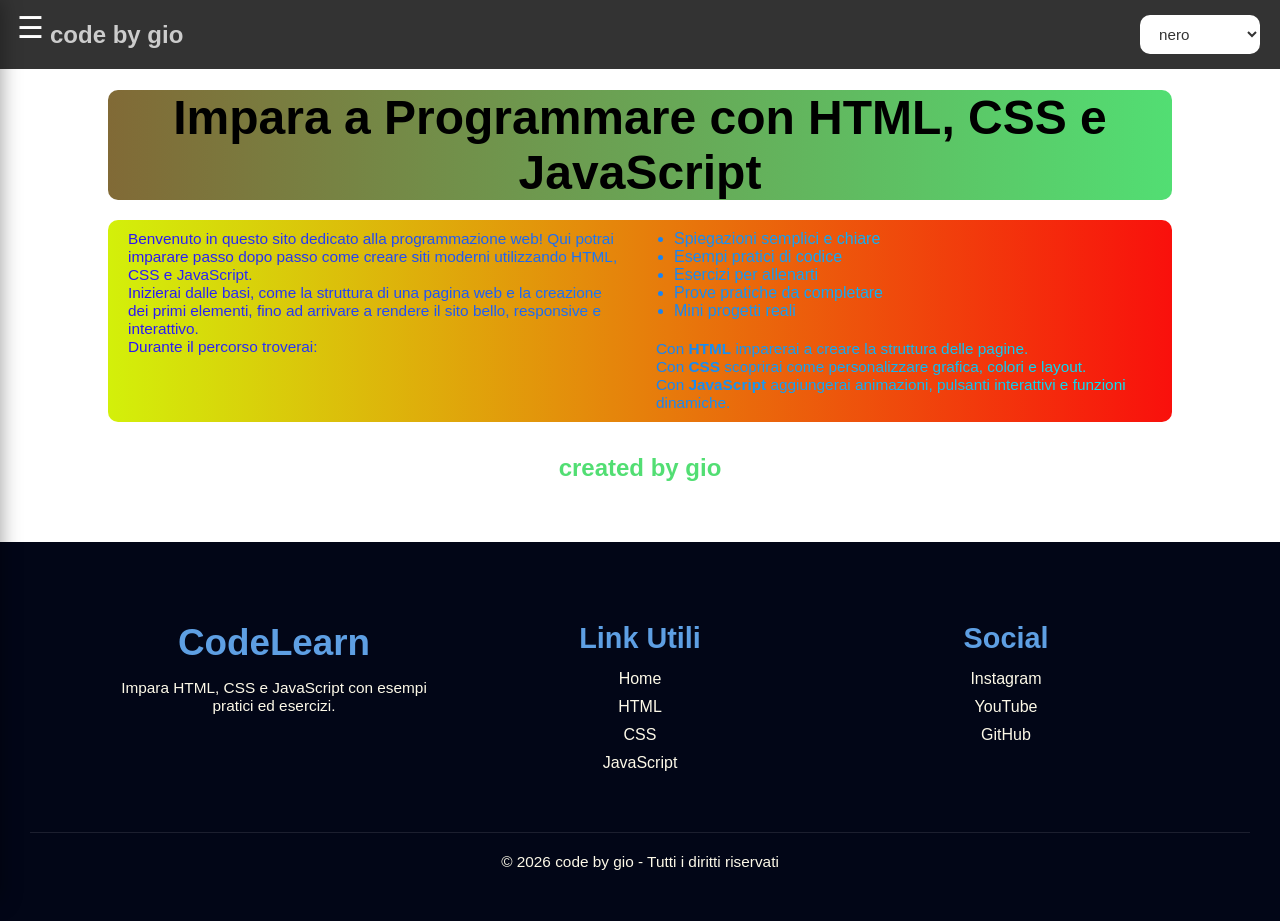
<file: index.html>
<!DOCTYPE html>
<html lang="it">
<head>
    <meta charset="UTF-8">
    <meta name="viewport" content="width=device-width, initial-scale=1.0">
    <title>home | il css html</title>
    <link rel="stylesheet" href="style.css">
</head>
<body>
    <nav class="navbar">
        <a href="home.html" class="bene">code by gio</a>
        <select name="colorteme" id="scelta-colore">
            <option value="black">nero</option>
            <option value="white">bianco</option>
        </select>
    </nav>
    <div class="text-container">
       <h1>Impara a Programmare con HTML, CSS e JavaScript</h1> 
        <div class="paragrafo">
        <p>Benvenuto in questo sito dedicato alla programmazione web! Qui potrai imparare passo dopo passo come creare siti moderni utilizzando HTML, CSS e JavaScript. <br> Inizierai dalle basi, come la struttura di una pagina web e la creazione dei primi elementi, fino ad arrivare a rendere il sito bello, responsive e interattivo.</p>
<p>Durante il percorso troverai:</p>
<ul>
    <li>Spiegazioni semplici e chiare</li>
    <li>Esempi pratici di codice</li>
    <li>Esercizi per allenarti</li>
    <li>Prove pratiche da completare</li>
    <li>Mini progetti reali</li>
</ul>
<p>Con <strong>HTML</strong> imparerai a creare la struttura delle pagine.</p>
<p>Con <strong>CSS</strong> scoprirai come personalizzare grafica, colori e layout.</p>
<p>Con <strong>JavaScript</strong> aggiungerai animazioni, pulsanti interattivi e funzioni dinamiche.</p>
     </div>
    </div>
    <button id="openbtn" class="openbtn">&#9776;</button>
    <div class="sidebar" id="sidebar">

        <button id="closebtn" class="closebtn">&times;</button>

        <ul>
            <h1 class="menu">menu</h1>
            <a href="index.html">home</a>
            <a href="l'html.html">l'html</a>
            <a href="il-css.html">il css</a>
            <a href="prove.html">prove</a>
        </ul>
    </div>
    <h1 class="creatore">created by gio</h1>
    <footer>
    <div class="footer-container">

        <div class="footer-logo">

            <h2>CodeLearn</h2>

            <p>
                Impara HTML, CSS e JavaScript
                con esempi pratici ed esercizi.
            </p>

        </div>

        <div class="footer-links">

            <h3>Link Utili</h3>

            <a href="#">Home</a>
            <a href="#">HTML</a>
            <a href="#">CSS</a>
            <a href="#">JavaScript</a>

        </div>

        <div class="footer-social">

            <h3>Social</h3>

            <a href="#">Instagram</a>
            <a href="#">YouTube</a>
            <a href="#">GitHub</a>

        </div>

    </div>

    <div class="footer-bottom">

        <p>© 2026 code by gio - Tutti i diritti riservati</p>

    </div>

</footer>
 
    <script src="sidebar.js"></script>
</body>
</html>
</file>
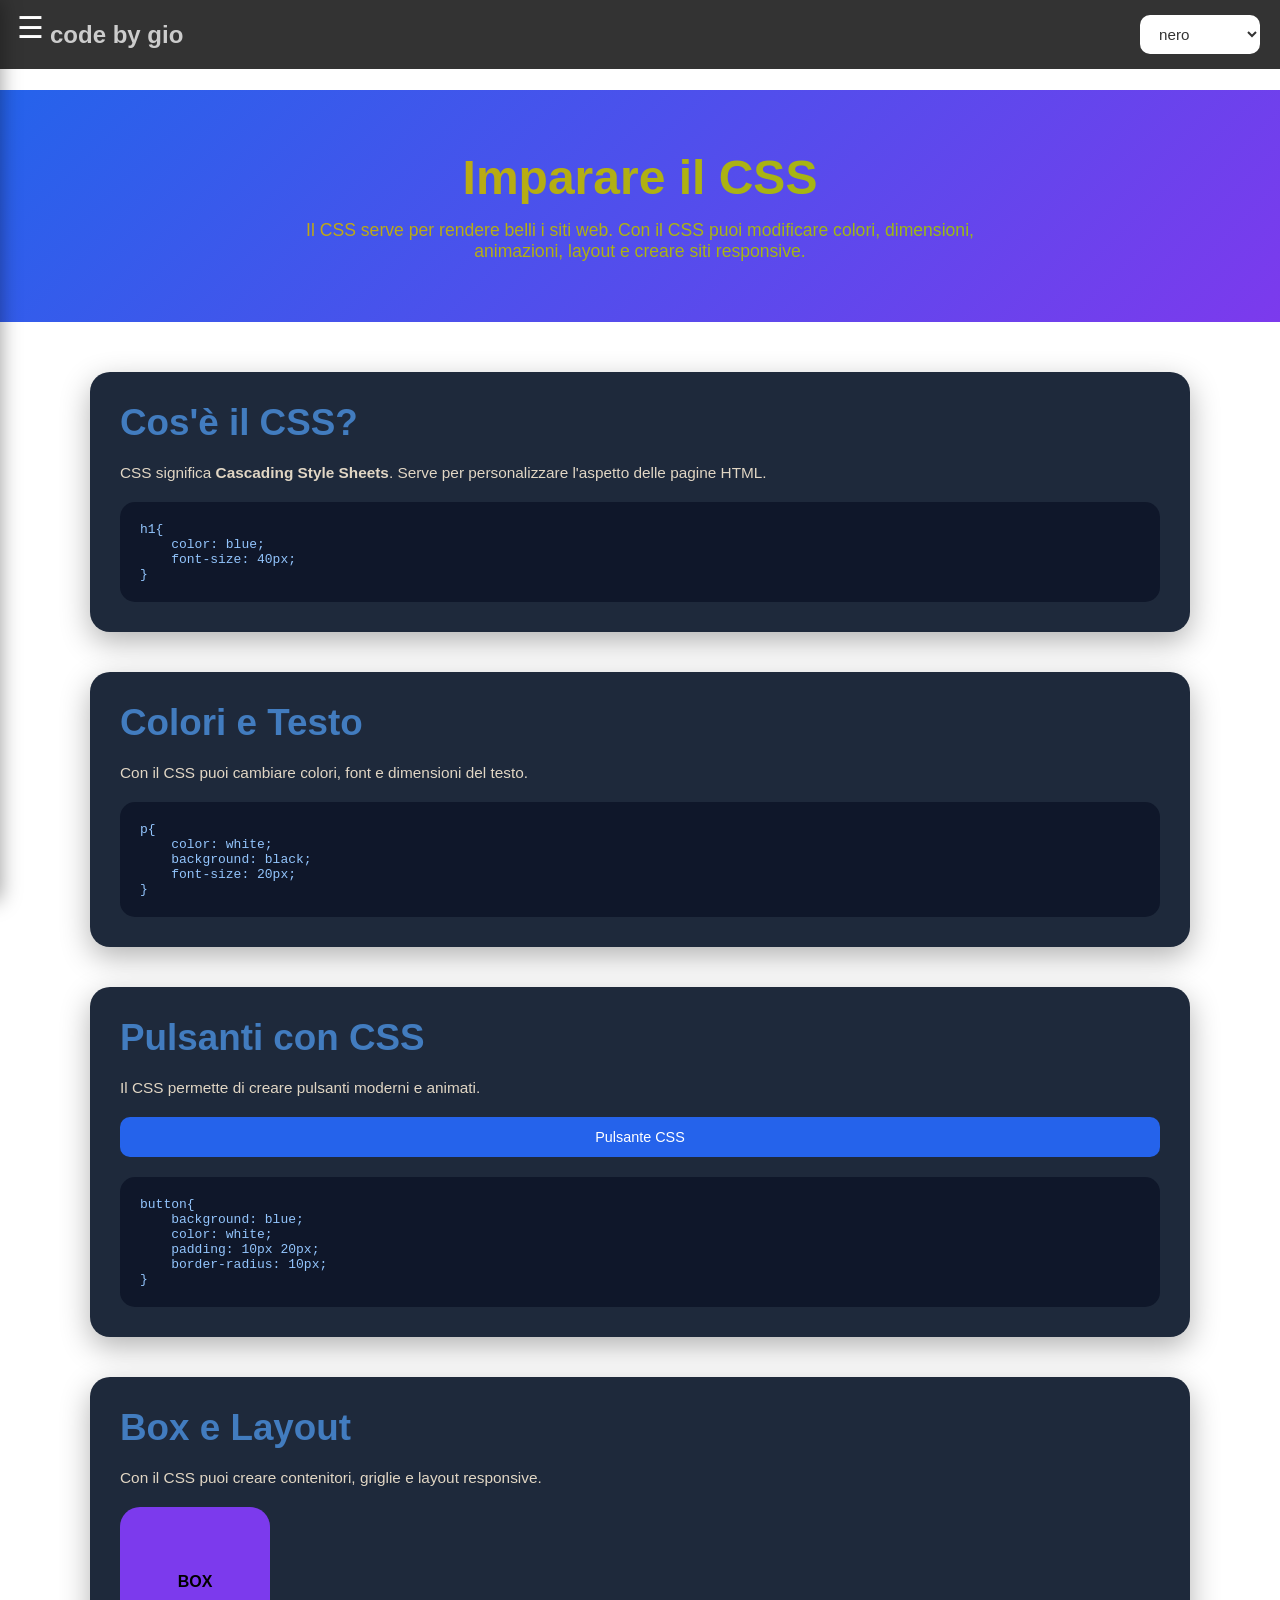
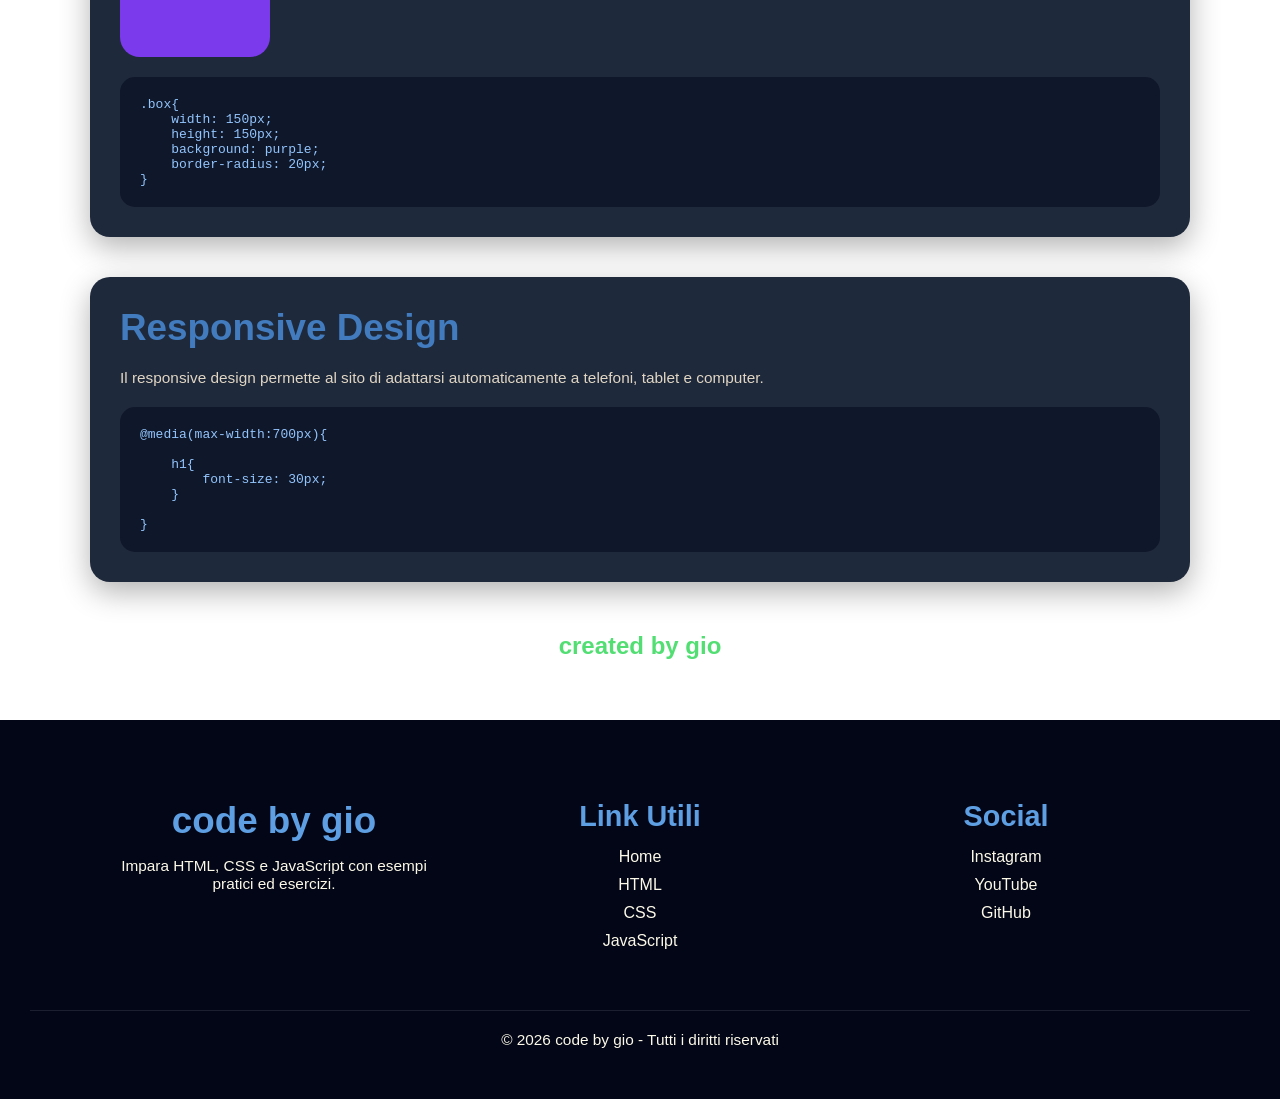
<file: il-css.html>
<!DOCTYPE html>
<html lang="it">
<head>
    <meta charset="UTF-8">
    <meta name="viewport" content="width=device-width, initial-scale=1.0">
    <title>il css</title>
    <link rel="stylesheet" href="style.css">
</head>
<body>
    <nav class="navbar">
        <a href="home.html" class="bene">code by gio</a>
        <select name="colorteme" id="scelta-colore">
            <option value="black">nero</option>
            <option value="white">bianco</option>
        </select>
    </nav>
    <button id="openbtn" class="openbtn">&#9776;</button>
    <div class="sidebar" id="sidebar">
        <button id="closebtn" class="closebtn">&times;</button>

        <ul>
            <h1 class="menu">menu</h1>
            <a href="index.html">home</a>
            <a href="l'html.html">l'html</a>
            <a href="il-css.html">il css</a>
            <a href="prove.html">prove</a>
        </ul>
    </div>
    <header>

    <h1>Imparare il CSS</h1>

    <p>
        Il CSS serve per rendere belli i siti web.
        Con il CSS puoi modificare colori, dimensioni,
        animazioni, layout e creare siti responsive.
    </p>

</header>

<section>

    <div class="card">

        <h2>Cos'è il CSS?</h2>

        <p>
            CSS significa <strong>Cascading Style Sheets</strong>.
            Serve per personalizzare l'aspetto delle pagine HTML.
        </p>

        <div class="example">

<pre><code>h1{
    color: blue;
    font-size: 40px;
}</code></pre>

        </div>

    </div>

    <div class="card">

        <h2>Colori e Testo</h2>

        <p>
            Con il CSS puoi cambiare colori, font e dimensioni del testo.
        </p>

        <div class="example">

<pre><code>p{
    color: white;
    background: black;
    font-size: 20px;
}</code></pre>

        </div>

    </div>

    <div class="card">

        <h2>Pulsanti con CSS</h2>

        <p>
            Il CSS permette di creare pulsanti moderni e animati.
        </p>

        <div class="button-demo">

            <button>Pulsante CSS</button>

        </div>

        <div class="example">

<pre><code>button{
    background: blue;
    color: white;
    padding: 10px 20px;
    border-radius: 10px;
}</code></pre>

        </div>

    </div>

    <div class="card">

        <h2>Box e Layout</h2>

        <p>
            Con il CSS puoi creare contenitori, griglie e layout responsive.
        </p>

        <div class="box-demo">
            BOX
        </div>

        <div class="example">

<pre><code>.box{
    width: 150px;
    height: 150px;
    background: purple;
    border-radius: 20px;
}</code></pre>

        </div>

    </div>

    <div class="card">

        <h2>Responsive Design</h2>

        <p>
            Il responsive design permette al sito di adattarsi
            automaticamente a telefoni, tablet e computer.
        </p>

        <div class="example">

<pre><code>@media(max-width:700px){

    h1{
        font-size: 30px;
    }

}</code></pre>

        </div>

    </div>

</section>
<h1 class="creatore">created by gio</h1>
<footer>

    <div class="footer-container">

        <div class="footer-logo">

            <h2>code by gio</h2>

            <p>
                Impara HTML, CSS e JavaScript
                con esempi pratici ed esercizi.
            </p>

        </div>

        <div class="footer-links">

            <h3>Link Utili</h3>

            <a href="#">Home</a>
            <a href="#">HTML</a>
            <a href="#">CSS</a>
            <a href="#">JavaScript</a>

        </div>

        <div class="footer-social">

            <h3>Social</h3>

            <a href="#">Instagram</a>
            <a href="#">YouTube</a>
            <a href="#">GitHub</a>

        </div>

    </div>

    <div class="footer-bottom">

        <p>© 2026 code by gio - Tutti i diritti riservati</p>

    </div>

</footer>
 
    <script src="sidebar.js"></script>
</body>
</html>
</file>
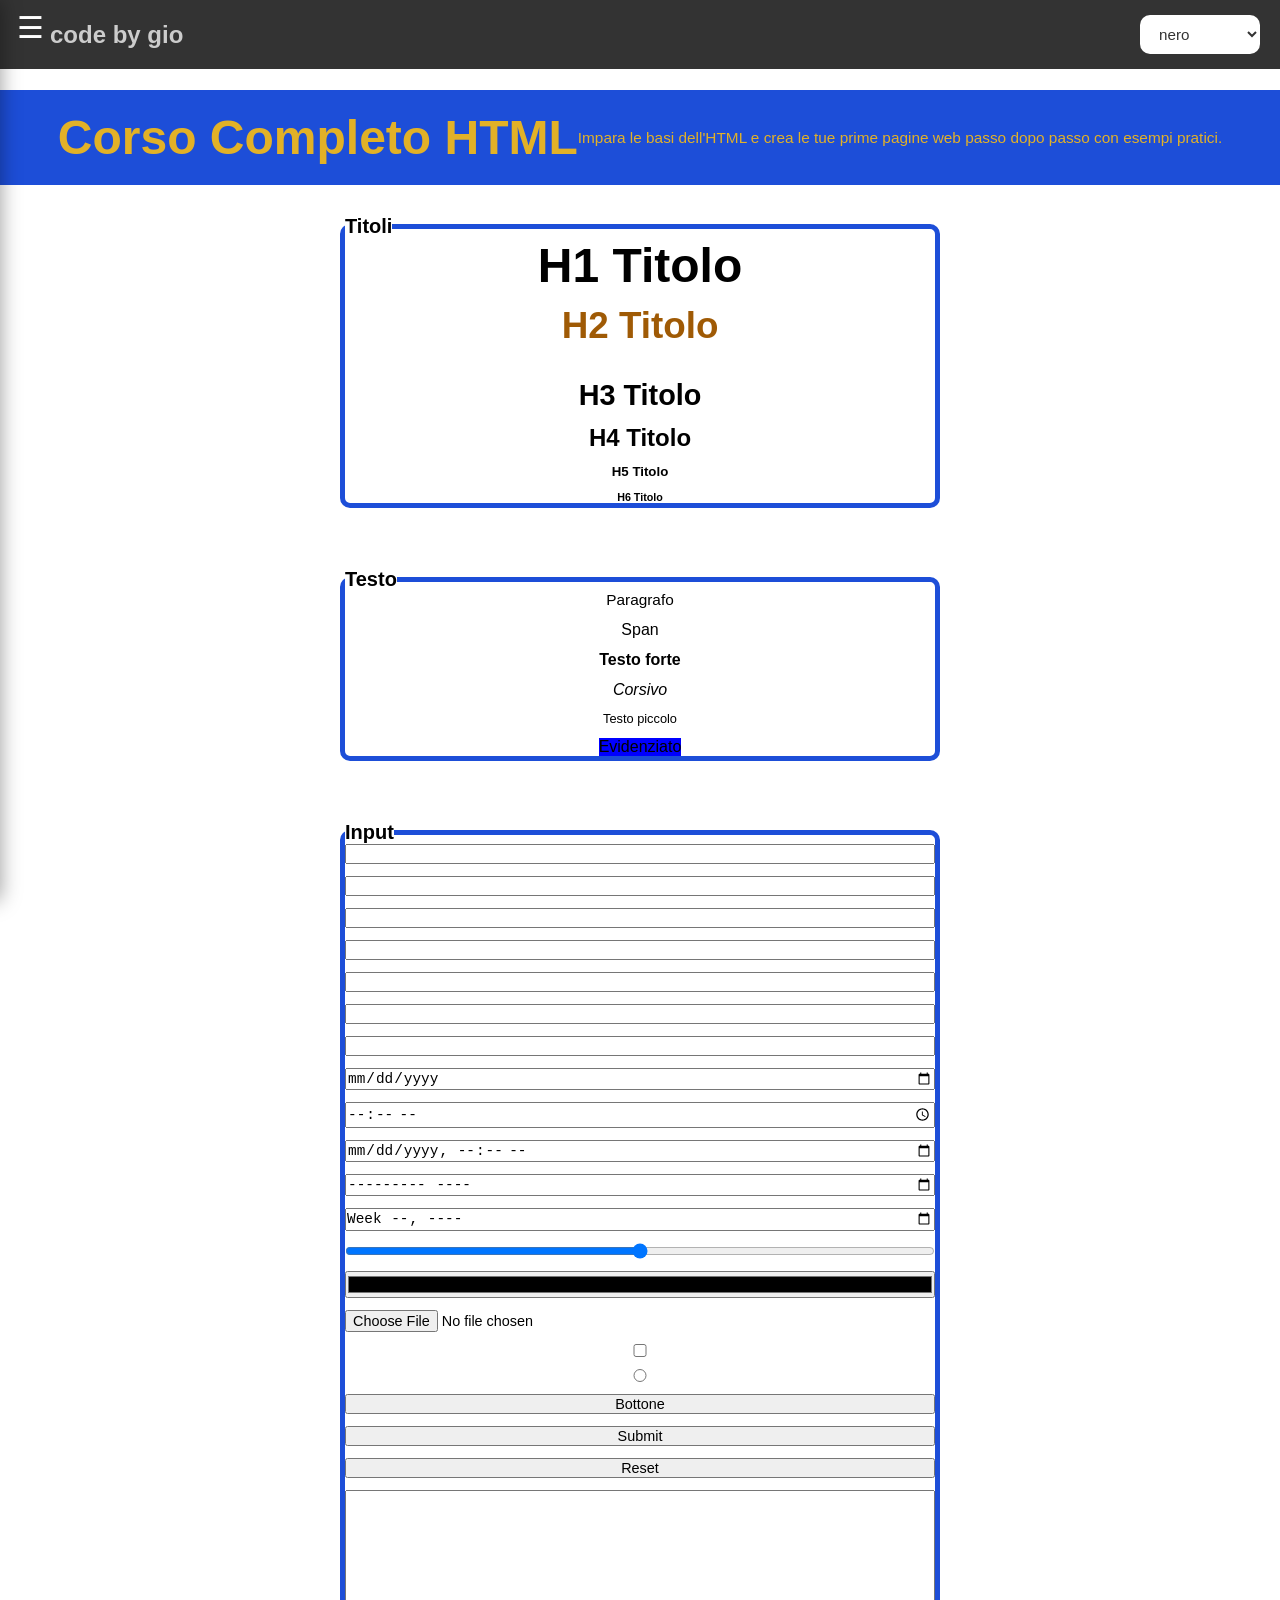
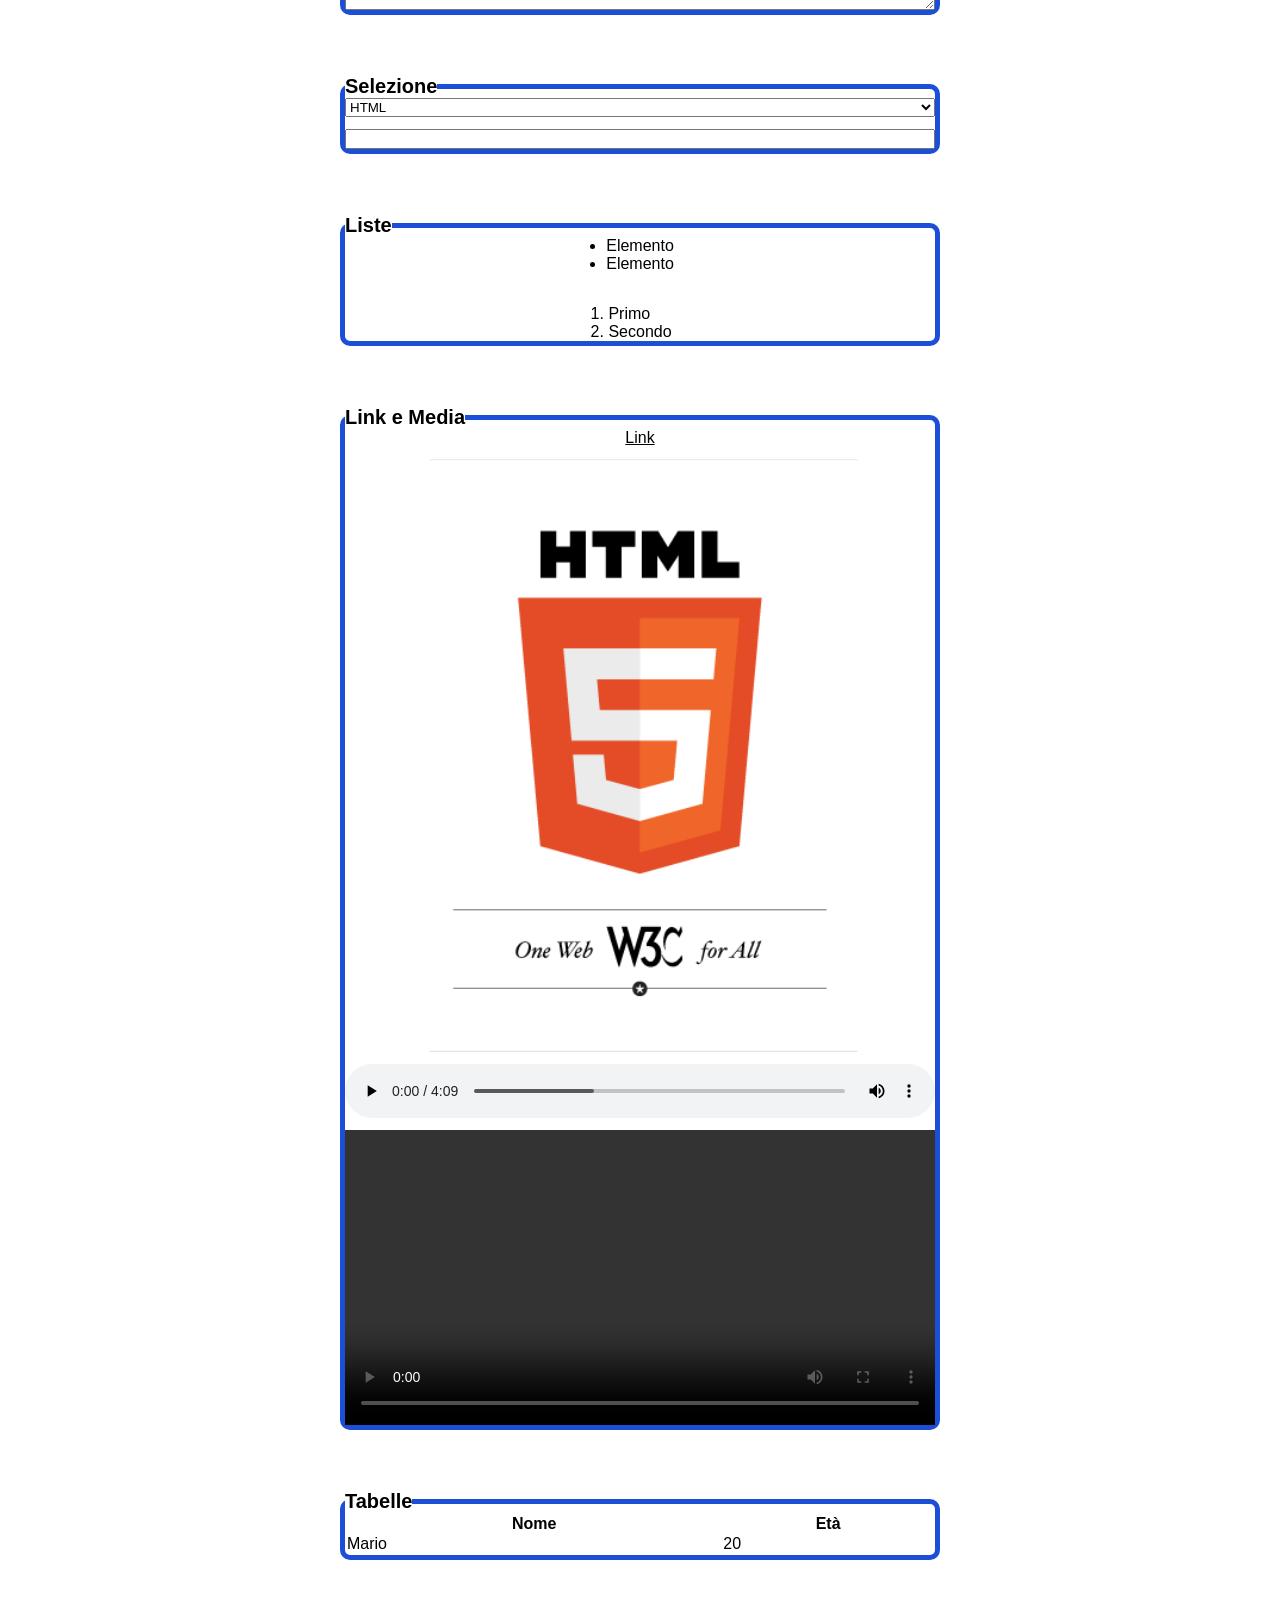
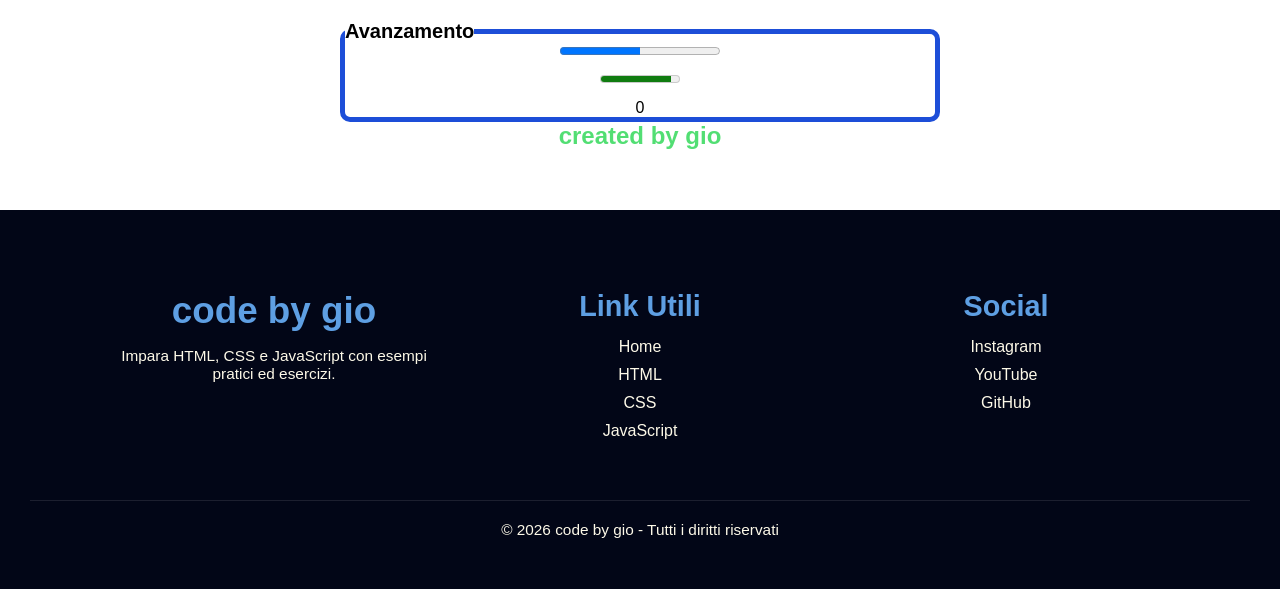
<file: l'html.html>
<!DOCTYPE html>
<html lang="it">
<head>
    <meta charset="UTF-8">
    <meta name="viewport" content="width=device-width, initial-scale=1.0">
    <title>l'html</title>
    <link rel="stylesheet" href="style.css">
</head>
<body>
    <nav class="navbar">
        <a href="home.html" class="bene">code by gio</a>
        <select name="colorteme" id="scelta-colore">
            <option value="black">nero</option>
            <option value="white">bianco</option>
        </select>
    </nav>
    <button id="openbtn" class="openbtn">&#9776;</button>

    <div class="sidebar" id="sidebar">

        <ul>
            <button id="closebtn" class="closebtn">&times;</button>
            <h1 class="menu">menu</h1>
            <a href="index.html">home</a>
            <a href="l'html.html">l'html</a>
            <a href="il-css.html">il css</a>
            <a href="prove.html">prove</a>
        </ul>
    </div>
    <div class="page-title">

    <h1>Corso Completo HTML</h1>

    <p>
        Impara le basi dell'HTML e crea le tue prime pagine web
        passo dopo passo con esempi pratici.
    </p>

</div>
    <div class="container">
    <fieldset>

        <legend>Titoli</legend>

        <h1>H1 Titolo</h1>

        <h2>H2 Titolo</h2>

        <h3>H3 Titolo</h3>

        <h4>H4 Titolo</h4>

        <h5>H5 Titolo</h5>

        <h6>H6 Titolo</h6>

    </fieldset>

    <fieldset>

        <legend>Testo</legend>

        <p>Paragrafo</p>

        <span>Span</span>

        <strong>Testo forte</strong>

        <em>Corsivo</em>

        <small>Testo piccolo</small>

        <mark>Evidenziato</mark>

    </fieldset>

    <fieldset>

        <legend>Input</legend>

        <input type="text">

        <input type="password">

        <input type="email">

        <input type="number">

        <input type="tel">

        <input type="url">

        <input type="search">

        <input type="date">

        <input type="time">

        <input type="datetime-local">

        <input type="month">

        <input type="week">

        <input type="range">

        <input type="color">

        <input type="file">

        <input type="checkbox">

        <input type="radio">

        <input type="button" value="Bottone">

        <input type="submit">

        <input type="reset">

        <textarea></textarea>

    </fieldset>

    <fieldset>

        <legend>Selezione</legend>

        <select>

            <option>HTML</option>

            <option>CSS</option>

        </select>

        <input list="lista">

        <datalist id="lista">

            <option value="HTML">

            <option value="CSS">

            <option value="JavaScript">

        </datalist>

    </fieldset>

    <fieldset>

        <legend>Liste</legend>

        <ul>

            <li>Elemento</li>

            <li>Elemento</li>

        </ul>

        <ol>

            <li>Primo</li>

            <li>Secondo</li>

        </ol>

    </fieldset>

    <fieldset>

        <legend>Link e Media</legend>

        <a href="home.html">Link</a>

        <img src="html5-display.png">

        <audio controls src="Ugh, you are a monster.mp3"></audio>

        <video controls src="video-gattino.mp4"></video>

    </fieldset>

    <fieldset>

        <legend>Tabelle</legend>

        <table>

            <tr>

                <th>Nome</th>

                <th>Età</th>

            </tr>

            <tr>

                <td>Mario</td>

                <td>20</td>

            </tr>

        </table>

    </fieldset>

    <fieldset>

        <legend>Avanzamento</legend>

        <progress
        value="50"
        max="100">
        </progress>

        <meter
        value="90"
        min="0"
        max="100">
        </meter>

        <output>0</output>

    </fieldset>

</div>
<h1 class="creatore">created by gio</h1>
<footer>
    <div class="footer-container">

        <div class="footer-logo">

            <h2>code by gio</h2>

            <p>
                Impara HTML, CSS e JavaScript
                con esempi pratici ed esercizi.
            </p>

        </div>

        <div class="footer-links">

            <h3>Link Utili</h3>

            <a href="#">Home</a>
            <a href="#">HTML</a>
            <a href="#">CSS</a>
            <a href="#">JavaScript</a>

        </div>

        <div class="footer-social">

            <h3>Social</h3>

            <a href="#">Instagram</a>
            <a href="#">YouTube</a>
            <a href="#">GitHub</a>

        </div>

    </div>

    <div class="footer-bottom">

        <p>© 2026 code by gio - Tutti i diritti riservati</p>

    </div>

</footer>
    <script src="sidebar.js"></script>
</body>
</html>
</file>
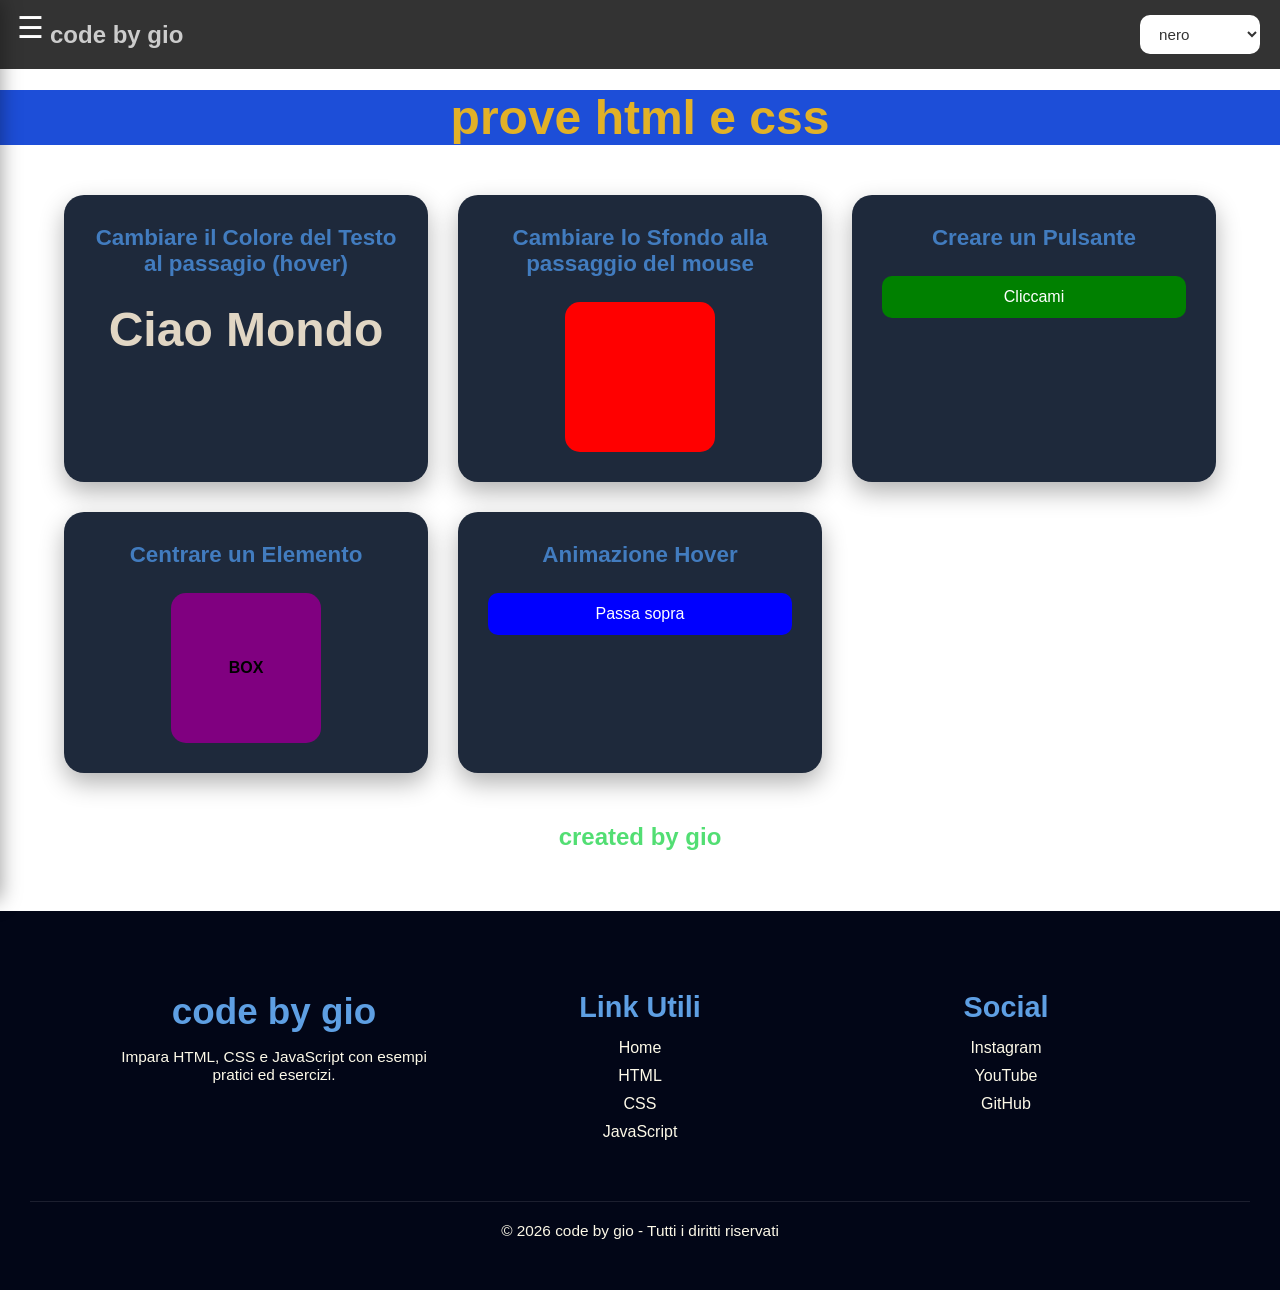
<file: prove.html>
<!DOCTYPE html>
<html lang="it">
<head>
    <meta charset="UTF-8">
    <meta name="viewport" content="width=device-width, initial-scale=1.0">
    <title>prove</title>
    <link rel="stylesheet" href="style.css">
</head>
<body>
    <nav class="navbar">
        <a href="home.html" class="bene">code by gio</a>
        <select name="colorteme" id="scelta-colore">
            <option value="black">nero</option>
            <option value="white">bianco</option>
        </select>
    </nav>
        <div class="prove-container">
       <h1>prove html e css</h1> 
    </div>
    <button id="openbtn" class="openbtn">&#9776;</button>
    <div class="sidebar" id="sidebar">
        <button id="closebtn" class="closebtn">&times;</button>

        <ul>
            <h1 class="menu">menu</h1>
            <a href="index.html">home</a>
            <a href="l'html.html">l'html</a>
            <a href="il-css.html">il css</a>
            <a href="prove.html">prove</a>
        </ul>
    </div>
    <section class="examples">

    <div class="example-card">

        <h2>Cambiare il Colore del Testo al passagio (hover)</h2>

        <h1 class="ciao">Ciao Mondo</h1>

    </div>

    <div class="example-card">

        <h2>Cambiare lo Sfondo alla passaggio del mouse</h2>

        <div class="box"></div>

    </div>

    <div class="example-card">

        <h2>Creare un Pulsante</h2>

        <button class="btn">
            Cliccami
        </button>

    </div>

    <div class="example-card">

        <h2>Centrare un Elemento</h2>

        <div class="container">

            <div class="card-box">
                BOX
            </div>

        </div>

    </div>

    <div class="example-card">

        <h2>Animazione Hover</h2>

        <button class="hover-btn">
            Passa sopra
        </button>

    </div>
</section>
<h1 class="creatore">created by gio</h1>
    <footer>
    <div class="footer-container">

        <div class="footer-logo">

            <h2>code by gio</h2>

            <p>
                Impara HTML, CSS e JavaScript
                con esempi pratici ed esercizi.
            </p>

        </div>

        <div class="footer-links">

            <h3>Link Utili</h3>

            <a href="#">Home</a>
            <a href="#">HTML</a>
            <a href="#">CSS</a>
            <a href="#">JavaScript</a>

        </div>

        <div class="footer-social">

            <h3>Social</h3>

            <a href="#">Instagram</a>
            <a href="#">YouTube</a>
            <a href="#">GitHub</a>

        </div>

    </div>

    <div class="footer-bottom">

        <p>© 2026 code by gio - Tutti i diritti riservati</p>

    </div>

</footer>
 
    <script src="sidebar.js"></script>
</body>
</html>
</file>
<file: style.css>
* {
    padding: 0;
    margin: 0;
    box-sizing: border-box;
}



html {
    font-family: sans-serif;
}



body {
    background-color: #fff;
    display: block;
    min-height: 100vh;
    padding-top: 90px;
}

.navbar {
    top: 0;
    position: fixed;
    display: flex;
    justify-content: space-between;
    align-items: center;
    z-index: 1000;
    width: 100%;
    background-color: #333;
    padding: 15px 20px;
    box-sizing: border-box;
}

.titolo {
    color: #fff;
    margin: 0;
    margin-left: 50px;
    font-size: clamp(1.5rem, 3vw, 2rem);
    text-decoration: none;
    font-weight: 700;
    display: inline-block;
}
.navbar select {
    padding: 10px 15px;
    width: auto;
    min-width: 120px;
    border: none;
    border-radius: 10px;
    cursor: pointer;
    font-size: 0.95rem;
    background-color: #fff;
    color: #333;
}

.openbtn {
    z-index: 1000;
    position: fixed;
    top: 10px;
    left: 10px;
    font-size: 30px;
    color: #fff;
    cursor: pointer;
    width: 40px;
    border: none;
    background-color: transparent;
    border-radius: 10px;
}

.openbtn:hover {
    transform: scale(1.1);
}

.menu {
    margin-top: 30px;
}

.sidebar {
    transition: 100ms ease;
    top: 0;
    left: -250px;
    position: fixed;
    background-color: #333;
    height: 100%;
    width: 250px;
    z-index: 1000;
    box-sizing: border-box;
    box-shadow: 0 0 20px rgba(0, 0, 0, 0.4);
    overflow-y: auto;
    overflow-x: hidden;
}

.prove-container {
    text-align: center;
    margin-bottom: 20px;
    background-color: #1d4ed8;
}


.prove-paragrafo {
    background-color: #1d4ed8;
    margin-top: 10px;
    columns: 1;
    column-gap: 32px;
    color: #333;
    padding: 0 6px;
}

.sidebar.active {
    left: 0;
}


p, h1, h2, h3, h4, h5, h6, span, strong, mark, small, em, legend, ul, ol, table, tr, th, a{
    color: white;
    mix-blend-mode: difference;
}

ul {
    margin-bottom: 20px;
}


.closebtn {
    position: sticky;
    top: 10px;
    right: 10px;
    justify-content: end;
    margin-right: -110px;
    font-size: 40px;
    line-height: 1;
    background-color: transparent;
    border: none;
    cursor: pointer;
    color: #fff;
    z-index: 1001;
    transition: 400ms ease;
}

.closebtn:hover {
    transform: scale(1.1);
    color: #1d4ed8;
}

.sidebar ul {
    display: flex;
    align-items: center;
    flex-direction: column;
    gap: 40px;
    padding: 10px 12px 30px;
}

.sidebar a {
    text-decoration: none;
    color: #fff;
    font-weight: bold;
    font-size: 20px;
    transition: 100ms ease;
}

a:hover {
    transform: translateX(5px);
    color: #1d4ed8;
}

fieldset {
    border-radius: 10px;
    border: 5px solid #1d4ed8;
}

legend {
    font-size: 20px;
    font-weight: bold;
}



.toogleteme select {
    display: none;
}

.toogleteme option {
    font-size: clamp(1rem, 2vw, 1.5rem);
}


.text-container {
    max-width: 1100px;
    margin: 0 auto 32px;
    padding: 0 18px;
    text-align: left;
    column-span: all;
}

.text-container h1 {
    text-align: center;
    margin-bottom: 20px;
    background: linear-gradient(to right, #7e95c9, #ad218c);
    border-radius: 10px;
}

.creatore {
    color: #ad218c;
    text-align: center;
    font-size: clamp(1.5rem, 4vw, 1.5rem);
}

.paragrafo {
    background: linear-gradient(to right, #d3f00a, #f9100c);
    border-radius: 10px;
    margin-top: 10px;
    columns: 1;
    column-gap: 32px;
    padding: 10px 20px;
    color: #222;
}



.paragrafo p,
.paragrafo ul,
.paragrafo li {
    break-inside: avoid;
}

.paragrafo ul {
    padding-left: 18px;
    margin-top: 8px;
}

@media (min-width: 900px) {
    .paragrafo {
        columns: 2;
    }
}




h1 {
    font-size: clamp(1.8rem, 4vw, 3rem);
}

h2{
    font-size: clamp(1.5rem, 3vw, 2.3rem);
}

h3{
    font-size: clamp(1.3rem, 2.5vw, 1.8rem);
}

h4{
    font-size: clamp(1.1rem, 2vw, 1.5rem);
}

p{
    font-size: clamp(0.95rem, 1.2vw, 1rem);
}

small{
    font-size: clamp(0.75rem, 1vw, 0.85rem);
}

button,
input,
textarea{
    font-size: clamp(0.9rem, 1vw, 0.95rem);
}

nav a{
    font-size: clamp(0.95rem, 1.5vw, 1rem);
}



.container{
    display:flex;
    flex-direction:column;
    justify-content:center;
    align-items:center;
    gap:60px;
    width:min(600px, 80%);
    margin:0 auto;
}

fieldset{
    align-items: center;
    justify-content: center;

    display:flex;

    flex-direction:column;

    gap:12px;

    width:100%;

    max-width:600px;

}

input,
textarea,
select,
button,
img,
video,
audio,
table{

    width:100%;

    max-width:100%;

}

img{

    height:auto;

}

textarea{

    min-height:120px;

    resize:vertical;

}





header{
    padding:60px 20px;
    text-align:center;
    background:linear-gradient(135deg,#2563eb,#7c3aed);
}

header h1{
    font-size:3rem;
    margin-bottom:15px;
}

header p{
    max-width:700px;
    margin:auto;
    font-size:1.1rem;
}

section{
    width:90%;
    max-width:1100px;
    margin:50px auto;
}

.card{
    background:#1e293b;
    padding:30px;
    border-radius:20px;
    margin-bottom:40px;
    box-shadow:0 10px 30px rgba(0,0,0,0.3);
}

h2{
    margin-bottom:20px;
    color:#60a5fa;
}

.example{
    background:#0f172a;
    padding:20px;
    border-radius:15px;
    margin-top:20px;
    overflow:auto;
}

code{
    color:#93c5fd;
}

.button-demo{
    margin-top:20px;
}

.button-demo button{
    background:#2563eb;
    color:white;
    border:none;
    padding:12px 25px;
    border-radius:10px;
    cursor:pointer;
    transition:0.3s;
}

.button-demo button:hover{
    background:#1d4ed8;
    transform:scale(1.05);
}

.box-demo{
    width:150px;
    height:150px;
    background:#7c3aed;
    margin-top:20px;
    border-radius:20px;
    display:flex;
    justify-content:center;
    align-items:center;
    font-weight:bold;
}

.closebtn {
    position: absolute;
    top: 10px;
    right: 5px;
}

footer{
    text-align:center;
    padding:30px;
    background:#020617;
    margin-top:50px;
}

@media(max-width:700px){

    header h1{
        font-size:2.2rem;
    }

    .card{
        padding:20px;
    }

}



footer{
    background:#020617;
    color:white;
    margin-top:60px;
}

.footer-container{
    width:90%;
    max-width:1200px;
    margin:auto;
    padding:50px 20px;
    display:flex;
    justify-content:space-between;
    gap:40px;
    flex-wrap:wrap;
}

.footer-logo,
.footer-links,
.footer-social{
    flex:1;
    min-width:220px;
}

.footer-logo h2{
    margin-bottom:15px;
    color:#60a5fa;
}

.footer-links h3,
.footer-social h3{
    margin-bottom:15px;
    color:#60a5fa;
}

.footer-links a,
.footer-social a{
    display:block;
    color:white;
    text-decoration:none;
    margin-bottom:10px;
    transition:0.3s;
}

.page-title {
    background-color: #1d4ed8;
    padding: 20px 20px;
    align-items: center;
    justify-content: center;
    display: flex;
    margin-bottom: 30px;
}

.footer-links a:hover,
.footer-social a:hover{
    color:#60a5fa;
    transform:translateX(5px);
}

.footer-bottom{
    border-top:1px solid rgba(255,255,255,0.1);
    text-align:center;
    padding:20px;
    font-size:0.9rem;
}


.examples{
    width:90%;
    max-width:1200px;
    margin:50px auto;
    display:grid;
    grid-template-columns:repeat(auto-fit,minmax(280px,1fr));
    gap:30px;
}

.example-card{
    background:#1e293b;
    padding:30px;
    border-radius:20px;
    text-align:center;
    box-shadow:0 10px 25px rgba(0,0,0,0.3);
}

.bene {
    text-decoration: none;
    font-size: clamp(1.5rem, 4vw, 1.5rem);
    margin-left: 30px;
    font-weight: bold;
}

.example-card h2{
    margin-bottom:25px;
    color:#60a5fa;
    font-size:1.4rem;
}

.titolo {
    margin-left: 30px;
    text-decoration: none;
    color: white;
    font-size: 2rem;
    font-weight: 1000;
    transition: 100ms ease;
}

.titolo:hover {
    color: #1d4ed8;
}

.box{
    width:150px;
    height:150px;
    background:red;
    margin:auto;
    border-radius:15px;
    transition: 300ms ease;
    cursor: pointer;
}

.box:hover {
    background: linear-gradient(#1d4ed8, #7c3aed);


}

.btn{
    background:green;
    color:white;
    border:none;
    padding:12px 25px;
    border-radius:10px;
    cursor:pointer;
    font-size:1rem;
}

.container{
    display:flex;
    justify-content:center;
}

.card-box{
    width:150px;
    height:150px;
    background:purple;
    display:flex;
    justify-content:center;
    align-items:center;
    border-radius:15px;
    font-weight:bold;
}

.hover-btn{
    background:blue;
    color:white;
    padding:12px 25px;
    border:none;
    border-radius:10px;
    cursor:pointer;
    transition:0.3s;
    font-size:1rem;
}

.hover-btn:hover{
    background:darkblue;
    transform:scale(1.1);
}

@media(max-width:700px){

    .example-card{
        padding:20px;
    }

    .titolo{
        font-size:1.6rem;
    }

    .box,
    .card-box{
        width:120px;
        height:120px;
    }

}
</file>
